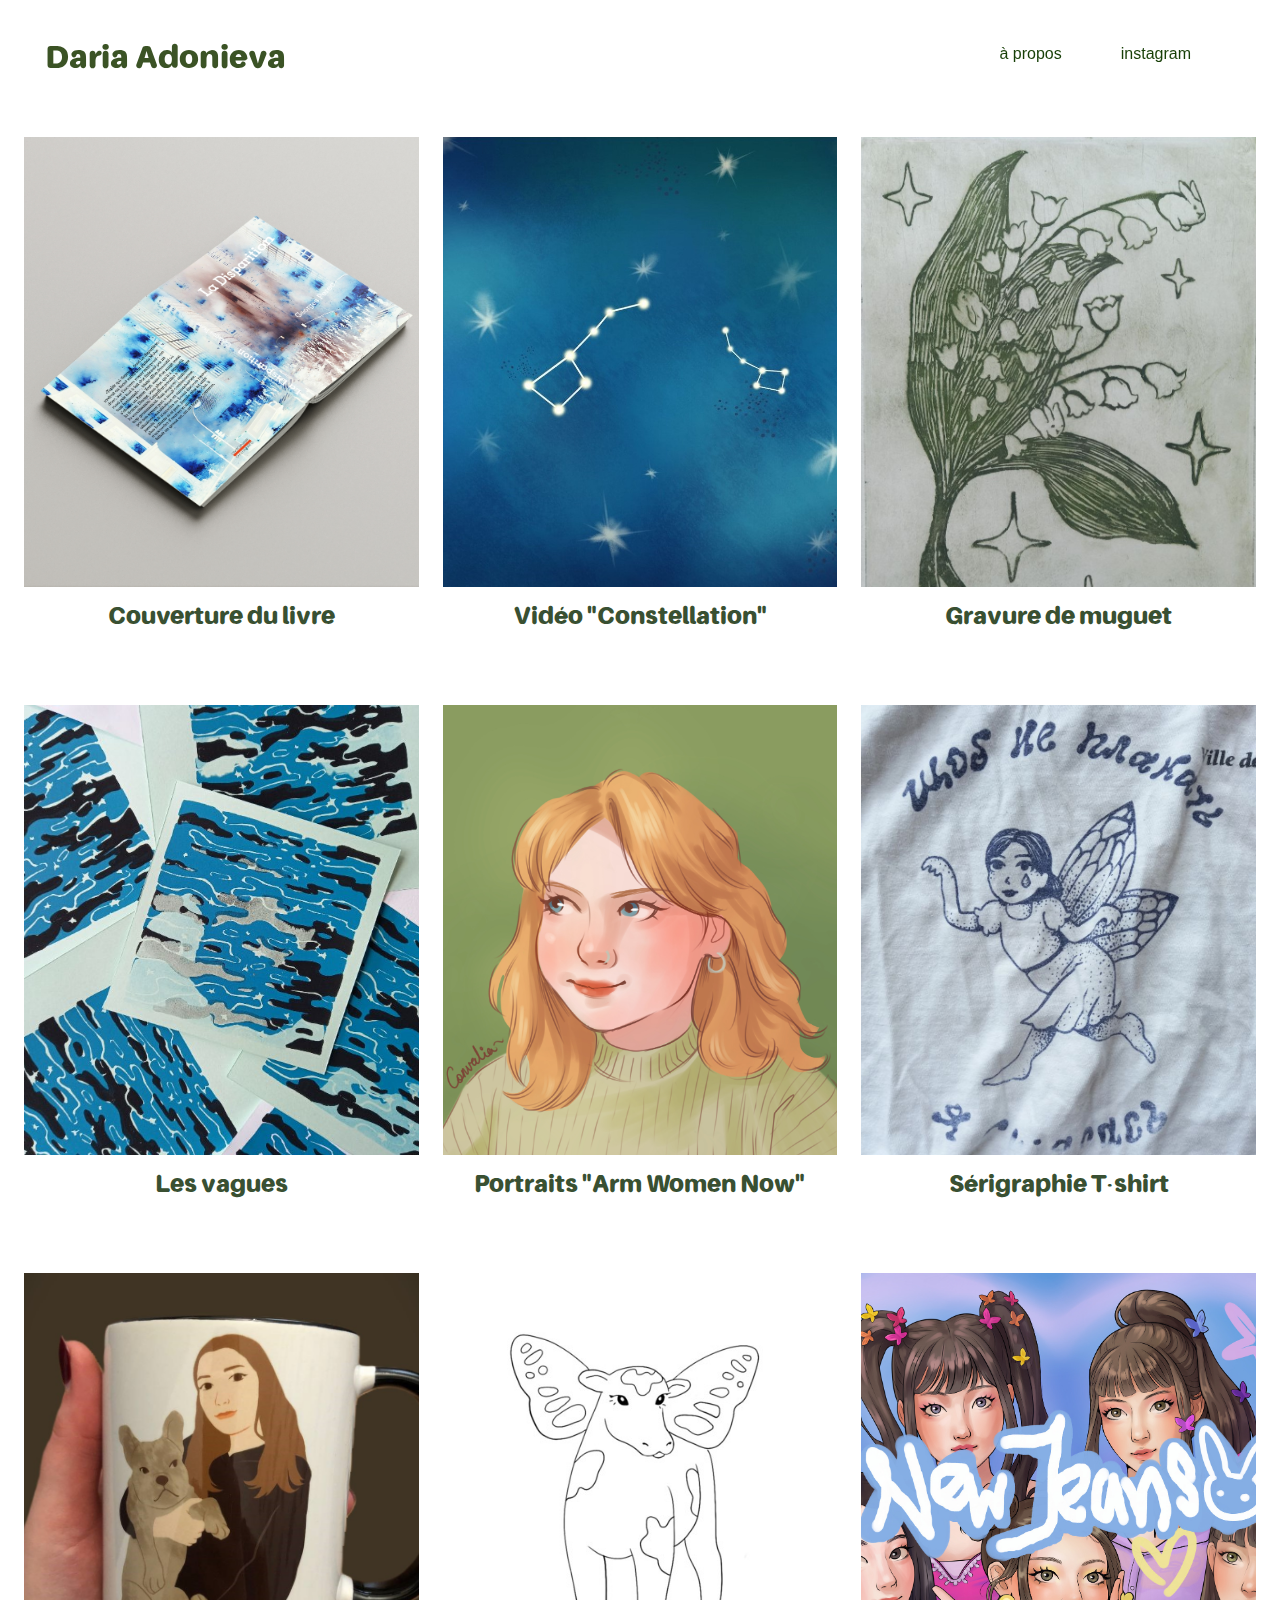
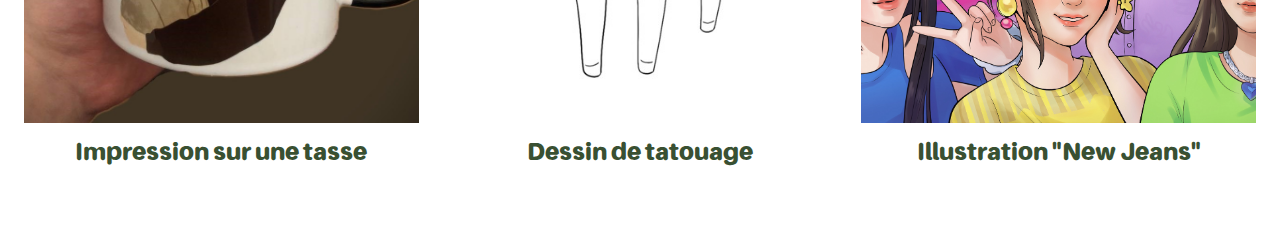
<file: index.html>
<!DOCTYPE html>
<html lang="fr">
<head>
  <meta charset="UTF-8">
  <meta name="viewport" content="width=device-width, initial-scale=1.0">
  <title>Portfolio Daria Adonieva</title>
  <!-- meta description -->
  <meta name="description" content="Portfolio de Daria Adonieva, designer graphique.">
  <link rel="stylesheet" href="style.css">
</head>
<body>
  <header class="header">
    <!-- https://jenseign.com/le-h1-logo/ -->
    <h1 class="logo"><a href="index.html"> Daria Adonieva </a></h1>

    <nav class="header-nav">
      
      <a href="a-propos.html">à propos</a>
      <a href="https://">instagram</a>
    </nav>
  </header>


  <div class="projets">
    <a href="couverture.html" class="projet change-image" class="projet">
      <img src="img/mockups02.jpg" alt="livre">
      <h2>Couverture du livre</h2>
    </a>
<a href="constellation.html" class="projet change-image8" class="projet">
      <img src="img/constellation image.jpg" alt="Constellation">
  <h2>Vidéo "Constellation"</h2>
</a>
 <a href="muguet.html" class="projet change-image2" class="projet">
      <img src="img/45678.jpg" alt="Muguet">
      <h2>Gravure de muguet</h2>
    </a>
    <a href="vagues.html" class="projet">
      <img src="img/vagues s.jpg" alt="Les vagues">
      <h2>Les vagues</h2>
    </a>
     
    <a href="portraits.html" class="projet change-image3" class="projet">
      <img src="img/mariia1.jpg" alt="Portraits">
      <h2>Portraits "Arm Women Now"</h2>
    </a>
    <a href="serigraphie.html" class="projet change-image7" class="projet">
      <img src="img/serigraphie 1.jpg" alt="serigraphie">
      <h2>Sérigraphie T-shirt</h2>
    </a>
        
    <a href="tasse.html" class="projet change-image4" class="projet">
      <img src="img/171.jpg" alt="Tasse">
      <h2>Impression sur une tasse</h2> 
    </a>
      
     
    <a href="vache.html" class="projet change-image6" class="projet">
      <img src="img/cow resize.jpg" alt="Vache">
      <h2>Dessin de tatouage</h2>
    </a> 

        <a href="newjeans.html" class="projet change-image5" class="projet">
      <img src="img/new jeans powerpuff dodle full.jpg" alt="New Jeans">
      <h2>Illustration "New Jeans"</h2>
    </a>
    
      </div>

  <script>
    const projets = document.querySelectorAll('.projet');
    projets.forEach(projet => {
      projet.addEventListener('mouseover', () => {
        projets.forEach(p => p.classList.add('unactive'));
        projet.classList.remove('unactive');
      });
      projet.addEventListener('mouseout', () => {
        projets.forEach(p => p.classList.remove('unactive'));
      });
    });
  </script>
</body>
</html>
</file>
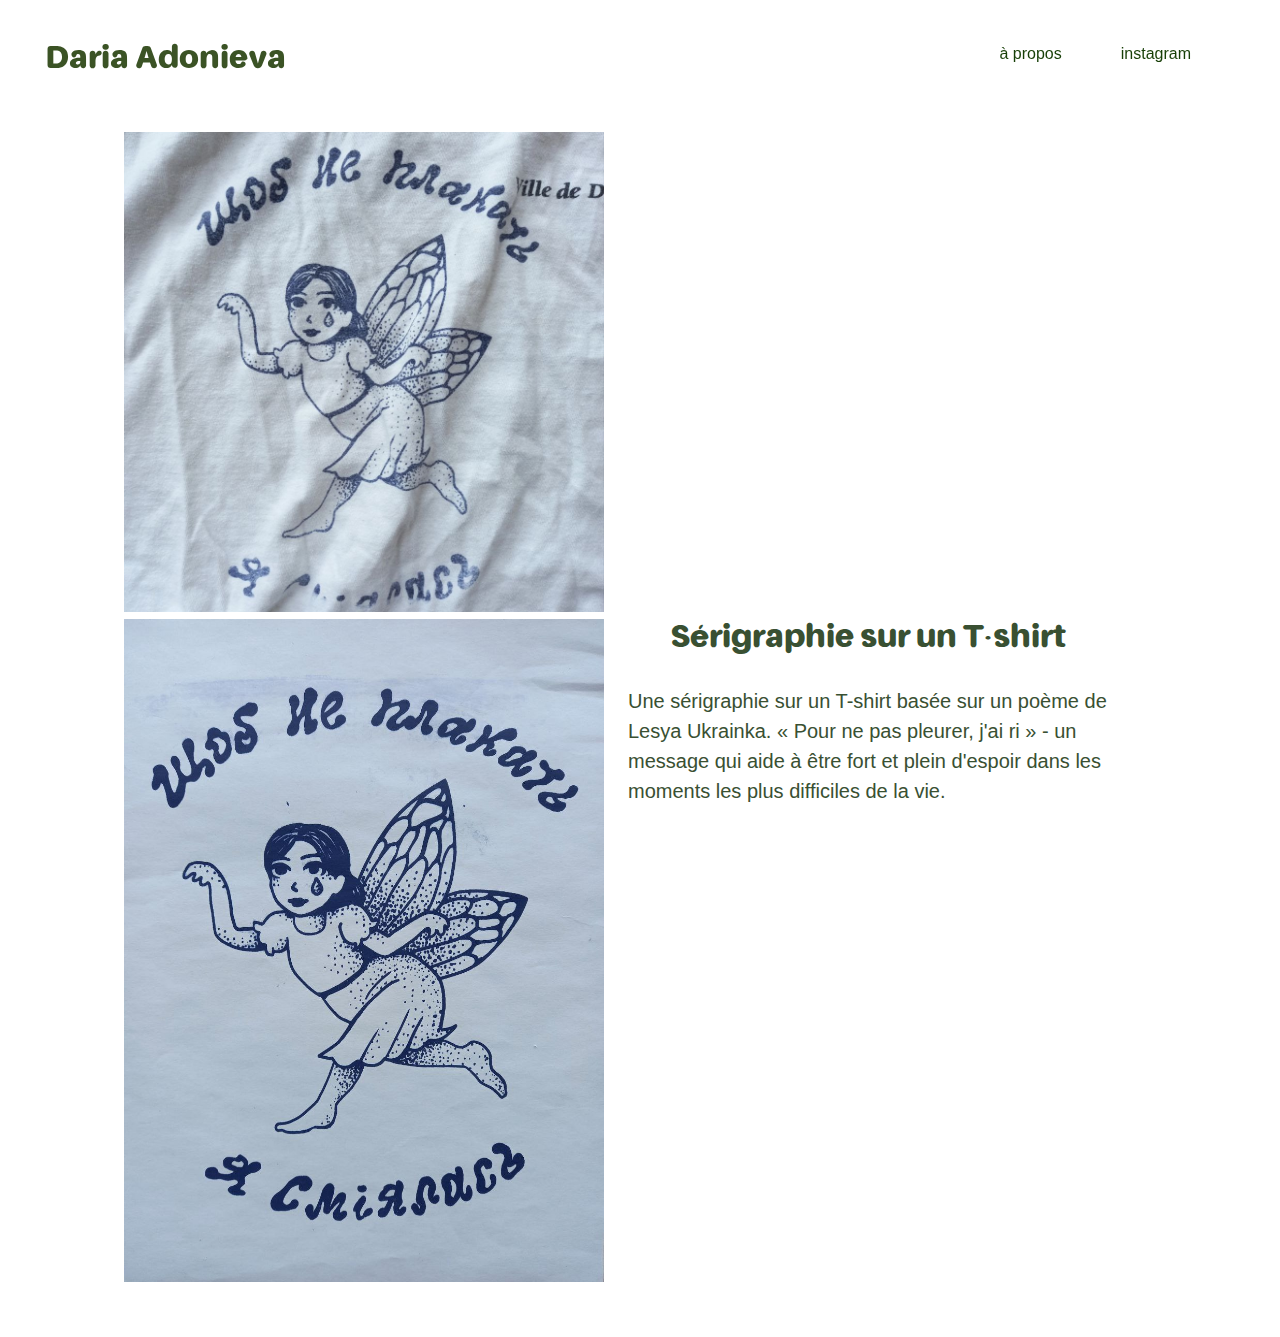
<file: serigraphie.html>
<!DOCTYPE html>
<html lang="fr">
<head>
  <meta charset="UTF-8">
  <meta name="viewport" content="width=device-width, initial-scale=1.0">
  <title>Sérigraphie -  Daria Adonieva</title>
  <!-- favicon -->
  <link rel="icon" type="image/png" href="favicon.png">
  <!-- meta description -->
  <meta name="description" content="Portfolio de Daria Adonieva, projet serigraphie.">
  <link rel="stylesheet" href="style.css">
</head>
<body>
  <header class="header">
    <!-- https://jenseign.com/le-h1-logo/ -->
    <h1><a href="index.html">Daria Adonieva</a></h1>

    <nav class="header-nav">
     
      <a href="a-propos.html">à propos</a>
      <a href="https://instagram.com/modulofont">instagram</a>
    </nav>
  </header>

  <div class="page-projet" class="projet-data">
    <div class="images">
      <figure class="xl">
        <img  src="img/serigraphie 1.jpg" alt="serigraphie">     
      </figure>
      <img src="img/serig papier.jpg" alt="serigraphie">
    </div>
  <div class="description">
      <h2>Sérigraphie sur un T-shirt</h2>
      <p>Une sérigraphie sur un T-shirt basée sur un poème de Lesya Ukrainka. « Pour ne pas pleurer, j'ai ri » - un message qui aide à être fort et plein d'espoir dans les moments les plus difficiles de la vie.</p>
      
    </div>
    
  </div>

</body>
</html>
</file>
<file: style.css>
@font-face {
  font-family: Amiamie;
  src: url(Amiamie-BlackRound.woff2);
}

*{
    box-sizing: border-box; /* pour que les padding et margin ne modifient pas la taille de l'élément */
}

body{
    background-color: rgb(255, 255, 255);
    font-family:  Helvetica, sans-serif;
    margin: 0; /* pour éviter les marges par défaut du navigateur */
    line-height: 1.5; /* hauteur de ligne pour la lecture à l'écran*/
}

h1{
  font-family: Amiamie, Arial;
  color: black;
}
img{
    max-width: 100%; /* pour que les images ne dépassent pas de leur conteneur */
    height: auto; /* pour garder le ratio de l'image */
}

figure{
    margin: 0; /* pour éviter les marges par défaut du navigateur */
}

.header{
  display: grid; /* pour pouvoir utiliser grid-template-columns */
  grid-template-columns: max-content max-content; /* 2 colonnes de largeur minimale */
  justify-content: space-between; /* pour espacer les éléments */
  align-items: center; /* pour centrer verticalement */

  padding:0 30px; 
  position: sticky; /* pour que le header reste en haut de la page */
  top:0; /* pour que le header reste en haut de la page */
  background-color: rgba(255, 255, 255, 0.8); /* Add a white strip with some transparency */
  backdrop-filter: blur(6px); /* pour flouter le background */
  z-index: 999; /* repeindre */
}

.header h1{
  margin: 6px 0; /* pour éviter les marges par défaut du navigateur */
  margin-top: 35px;
  margin-bottom: 25px;
  margin-left: 15px;
  margin-right: 10px;
  
}
.header a{
  color:#3b5325;
}

.header-nav{
  display: grid;
  grid-template-columns: repeat(3, max-content); /* Change to 3 columns */
  gap:0 24px ;

 
}

.header-nav a{
  color:#173f07;
  text-decoration: none;
  margin-right: 35px;
}

.header-nav a:hover {
  background: linear-gradient(90deg, #baf29b, #d7f7b7
  );
  background-size: 200px; /* pour définir la largeur du dégradé */
  -webkit-background-clip: text; /* pour que le dégradé soit visible dans le texte */
  background-clip: text; /* pour que le dégradé soit visible dans le texte */
  color: transparent; /* pour que le texte soit transparent */
  animation: rainbow 1s linear infinite; /* pour animer le dégradé */
}

@keyframes rainbow {
  0% { background-position:  0 0; }
  100% { background-position: 200px 0; }
}


.projets{
  display: grid;
  grid-template-columns: repeat(3, 1fr); 
  /* Responsive column count notes:
     - 320px -> 1 élément
     - 480px -> 2 éléments
     - 720px -> 3 éléments */
  gap: 24px;
  padding: 24px;
  justify-content: center;
  align-items: center;
  justify-items: center;
}

.projet {
  margin-top: 5px;
  margin-bottom: 40px; /* Add margin to the bottom of each project item */
}

.projet img {
  width: 450px; /* Set the desired width */
  height: 450px; /* Set the desired height */
  object-fit: cover; /* Ensure the image covers the entire area without distortion */
  margin-bottom: 6px;
}



.projet h2 {
  font-size: 24px;
  color:#395032;
  font-weight: 400;
  font-family: Amiamie, arial;
  margin: 0;
  text-align: center;
}

.projet h2 a {
  text-decoration: none !important; /* Remove underline from links */
  border-bottom: none;
  color: inherit; /* Inherit color from parent element */
}

.page-projet h2 {
  font-size: 32px;
  color: #395032;
  font-weight: 400;
  font-family: Amiamie, arial;
  margin: 0;
  text-align:center;
}

a {
  text-decoration: none !important;
}
 



.change-image img {
  transition: all 0.3s ease;
}
.change-image:hover img {
  content: url('img/mockups01.jpg'); /* Replace 'new-image.jpg' with the path to your new image */
}

.change-image8 img {
  transition: all 0.3s ease;
}
.change-image8:hover img {
  content: url('img/constel_2.jpg'); /* Replace 'new-image.jpg' with the path to your new image */
}

.change-image2 img {
  transition: all 0.3s ease;
}
.change-image2:hover img {
  content: url('img/456_2.jpg'); /* Replace 'new-image.jpg' with the path to your new image */
}

.change-image3 img {
  transition: all 0.3s ease;
}
.change-image3:hover img {
  content: url('img/Portrait\ 10.jpg'); /* Replace 'new-image.jpg' with the path to your new image */
}

.change-image7 img {
  transition: all 0.3s ease;
}
.change-image7:hover img {
  content: url('img/serig\ papier.jpg'); /* Replace 'new-image.jpg' with the path to your new image */
}

.change-image4 img {
  transition: all 0.3s ease;
}
.change-image4:hover img {
  content: url('img/project\ 1_2.jpg'); /* Replace 'new-image.jpg' with the path to your new image */
}

.change-image6 img {
  transition: all 0.3s ease;
}
.change-image6:hover img {
  content: url('img/cow2.jpg'); /* Replace 'new-image.jpg' with the path to your new image */
}

.change-image5 img {
  transition: all 0.3s ease;
}
.change-image5:hover img {
  content: url('img/new\ jeans\ logo.jpg'); /* Replace 'new-image.jpg' with the path to your new image */
}



.page-projet{
  display: grid;
  max-width: 1032px; /* 480*2+24(gap) + 24+24(padding droite + gauche) */
  margin: 0 auto;
  background: #fff;
  grid-template-columns: 1fr 1fr;
  gap: 24px;
  padding: 24px;
  justify-content: center;
  border-radius: 8px;
   
align-items: center;

  margin-bottom: 24px;
  margin-left: 100px; /* Increase this value to make the left margin bigger */
  margin-right: 100px; /* Increase this value to make the right margin bigger */
}

.page-projets .description{
  display: grid;
  max-width: 1000px;
  width: 1fr;
  font-size: 24px;
  color: #395032;
  font-weight: 400;
  font-family: Amiamie, arial;
  margin: 0;
  text-align:center;
  padding-top: 24px;
 }

 .description p {
  font-size: 20px;
  color: #395032;
  font-weight: 400;
  font-family: Helvetica, Arial;
  margin: 0;
  padding-top: 24px;
  align-content: center;

  }

.projet-data{
  align-self: end; /* pour aligner les éléments en bas dans la grille parent !!! */

  display: grid;
  grid-template-columns: max-content 1fr ;
  margin-bottom: 12px;
 

}

.projet-data>*{
  margin: 0;
  padding-right: 12px;
  font-size: 1em;
  line-height: 3em;
  border-bottom: 1px solid #ddd;
}

@media (min-width: 500px){
  .xl{
    grid-column: span 2;
  }
}

/* gros level */
.projets{
  /* flow */
  grid-auto-flow: row dense;
}


@media (min-width: 960px){
  .projet-xl{
    grid-column: span 2;
    grid-row: span 2;
  }
}

.projet-xl img{
  width: 100%;
  height: calc(100% - 36px); /* 100% - 6px (margin-bottom) - 24px (line-height) -6px padding .projet */
  object-fit: cover; /* pour que l'image couvre tout le conteneur */
}

.page-projet .xl img{
  width: 100%;
  height: auto;
}

.page-projet img{
  max-width: 100%;
  height: auto;
}

.page-projet .xl {
  grid-column: 1 / 2; /* Place the image in the first column */
}

/* fx javascript */
.projet{
  opacity: 1;
  transition: opacity 0.8s ease;
}
.projet.unactive{
  opacity: 0.5;
  /* filter: grayscale(1); */
  z-index: -1;
}
</file>
